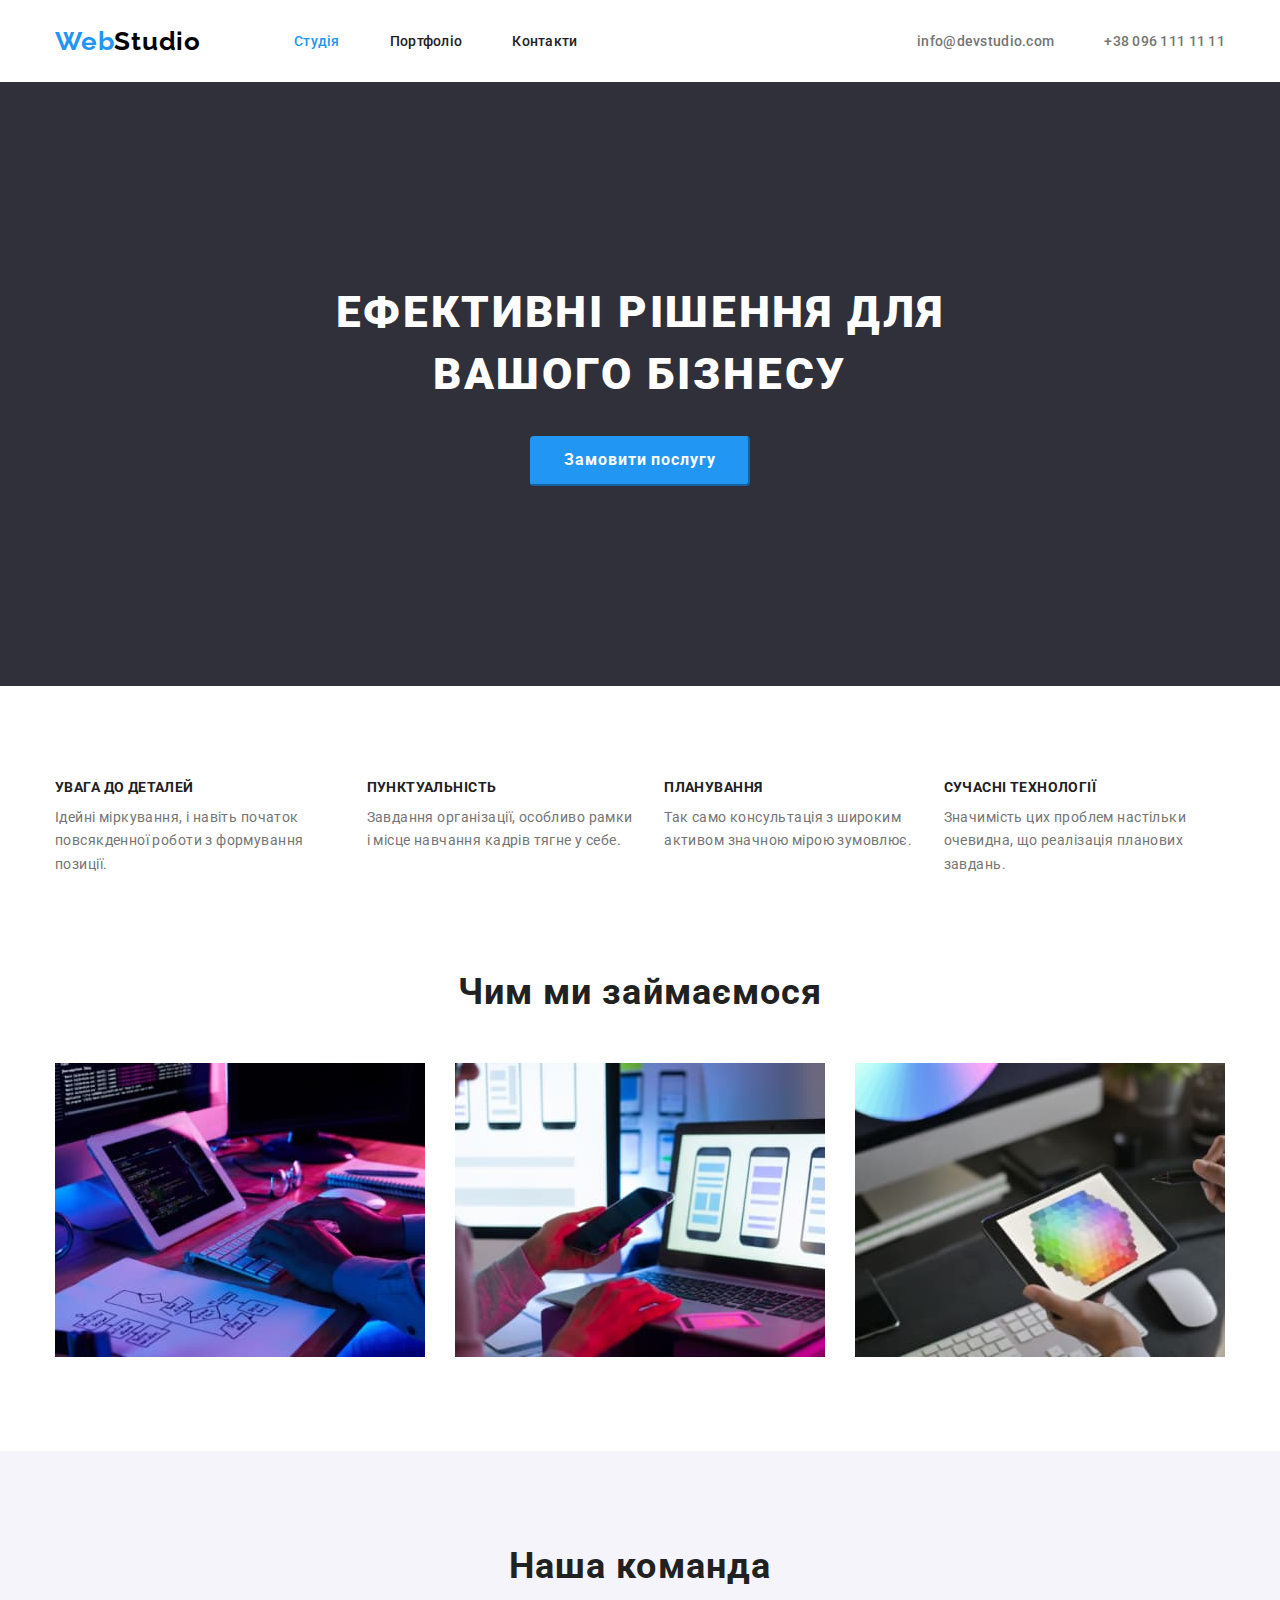
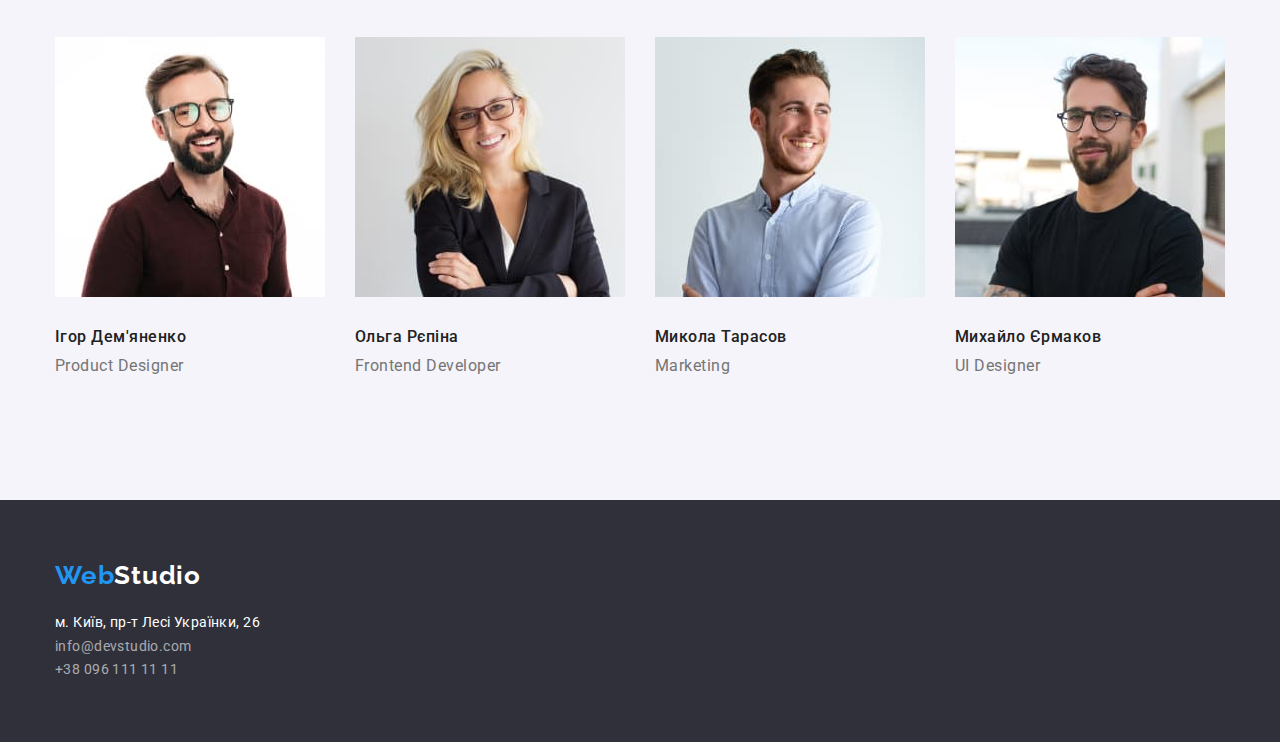
<file: index.html>
<!DOCTYPE html>
<html lang="uk">
<head>
    <meta charset="UTF-8">
    <meta name="viewport" content="width=device-width, initial-scale=1.0">
    <link rel="preconnect" href="https://fonts.googleapis.com">
    <link rel="preconnect" href="https://fonts.gstatic.com" crossorigin>
    <link rel="preconnect" href="https://fonts.googleapis.com">
    <link rel="preconnect" href="https://fonts.gstatic.com" crossorigin>
    <link href="https://fonts.googleapis.com/css2?family=Fasthand&family=Raleway:wght@700&family=Roboto:wght@400;500;700;900&display=swap" rel="stylesheet">
    <link rel="stylesheet" href="https://cdnjs.cloudflare.com/ajax/libs/modern-normalize/1.1.0/modern-normalize.min.css">
    <link rel="stylesheet" href="./css/styles.css">
    <title>WebStudio</title>
</head>
<body>
    <!--Profile header-->

    <header>
        <div class="container header-flex">
            <nav class="nav">
                <a href="./index.html" class="logo-link" lang="en">Web<span class="logo-word" lang="en">Studio</span></a>
                <ul class="nav-list list">
                    <li class="nav-item"><a href="./index.html" class="nav-list-link current">Студія</a></li>
                    <li class="nav-item"><a href="./portfolio.html" class="nav-list-link">Портфоліо</a></li>
                    <li class="nav-item"><a href="#" class="nav-list-link ">Контакти</a></li>
                </ul>
            </nav>
            <ul class="header-contacts list ">
                <li class="header-contacts-item"> <a href="mailto:info@devstudio.com" class="contact-link">info@devstudio.com</a></li>
                <li class="header-contacts-item"> <a href="tel:+380961111111" class="contact-link">+38 096 111 11 11</a> </li>
            </ul>
        </div>
    </header>

    <!--Main-->
     
    <main>

        <!--Hero-->

        <section class="hero section">
            <h1 class="page-title">Ефективні рішення для вашого бізнесу</h1>
            <button class="hero-button">Замовити послугу</button>
        </section>
    
        <!--Tasks-->
    
        <section class="section">
            <h2 class="visually-hidden">Особливості</h2> 
            <div class="container">
                <ul class="task-container list">
                    <li class="task-item">
                        <h3 class="tasks-subtitle">УВАГА ДО ДЕТАЛЕЙ</h3>
                        <p class="tasks-text">Ідейні міркування, і навіть початок повсякденної роботи з формування позиції.</p>
                    </li>
                    
                    <li class="task-item">
                        <h3 class="tasks-subtitle">ПУНКТУАЛЬНІСТЬ</h3>
                        <p class="tasks-text">Завдання організації, особливо рамки і місце навчання кадрів тягне у себе.</p>
                    </li>
                    <li class="task-item">
                        <h3 class="tasks-subtitle"> ПЛАНУВАННЯ</h3>
                        <p class="tasks-text">Так само консультація з широким активом значною мірою зумовлює.</p>
                    </li>
                    <li class="task-item">
                        <h3 class="tasks-subtitle">СУЧАСНІ ТЕХНОЛОГІЇ</h3>
                        <p class="tasks-text">Значимість цих проблем настільки очевидна, що реалізація планових завдань.</p>
                    </li>
                </ul>
            </div>
        </section>
    
        <!--Work example-->
    
        <section class="section work-example">
            <div class="container">
                <h2 class="studio-title">Чим ми займаємося</h2>
                <ul class="work-img list">
                    <li class="work-item"><img src="./images/img1.jpg" alt="человек_печатает" width="370" height="294"></li>
                    <li class="work-item"><img src="./images/img2.jpg" alt="человек_с_телефоном" width="370" height="294"></li>
                    <li class="work-item"><img src="./images/img3.jpg" alt="человек_выбирает_цвет" width="370" height="294"></li>
                </ul>
            </div>
        </section>
    
        <!--Team-->
         
        <section class="team section">
            <div class="container">
                <h2 class="studio-title">Наша команда</h2>
                <ul class="team-photo list">
                    <li class="team-item">
                        <img src="./images/photo1.jpg" alt="фото_дизайнера" width="270" height="260">
                        <h3 class="team-photo-name">Ігор Дем'яненко</h3>
                        <p class="team-photo-title" lang="en">Product Designer</p>
                    </li>
                    <li class="team-item">
                        <img src="./images/photo2.jpg" alt="фото_фронтенд-разработчик" width="270" height="260">
                        <h3 class="team-photo-name">Ольга Рєпіна</h3>
                        <p class="team-photo-title" lang="en">Frontend Developer</p>
                    </li>
                    <li class="team-item">
                        <img src="./images/photo3.jpg" alt="фото_маркетолога" width="270" height="260">
                        <h3 class="team-photo-name">Микола Тарасов</h3>
                        <p class="team-photo-title" lang="en">Marketing</p>
                    </li>
                    <li class="team-item">
                        <img src="./images/photo4.jpg" alt="фото_дизайнера_пользовательского_интерфейса" width="270" height="260">
                        <h3 class="team-photo-name">Михайло Єрмаков</h3>
                        <p class="team-photo-title" lang="en">UI Designer</p>
                    </li>
                </ul>
            </div>
        </section>  
    </main>

    <!--Footer-->

    <footer class="footer">
        <div class="container">
            <a href="./index.html" class="logo-link" lang="en">Web<span class="footer-logo-word" lang="en">Studio</span></a>
            <address class="address">
                м. Київ, пр-т Лесі Українки, 26 <br>
                <a href="mailto:info@devstudio.com" class="contact-link">info@devstudio.com</a> <br>
                <a href="tel:+380961111111" class="contact-link">+38 096 111 11 11</a>
            </address>   
        </div>
    </footer>

</body>
</html>
</file>
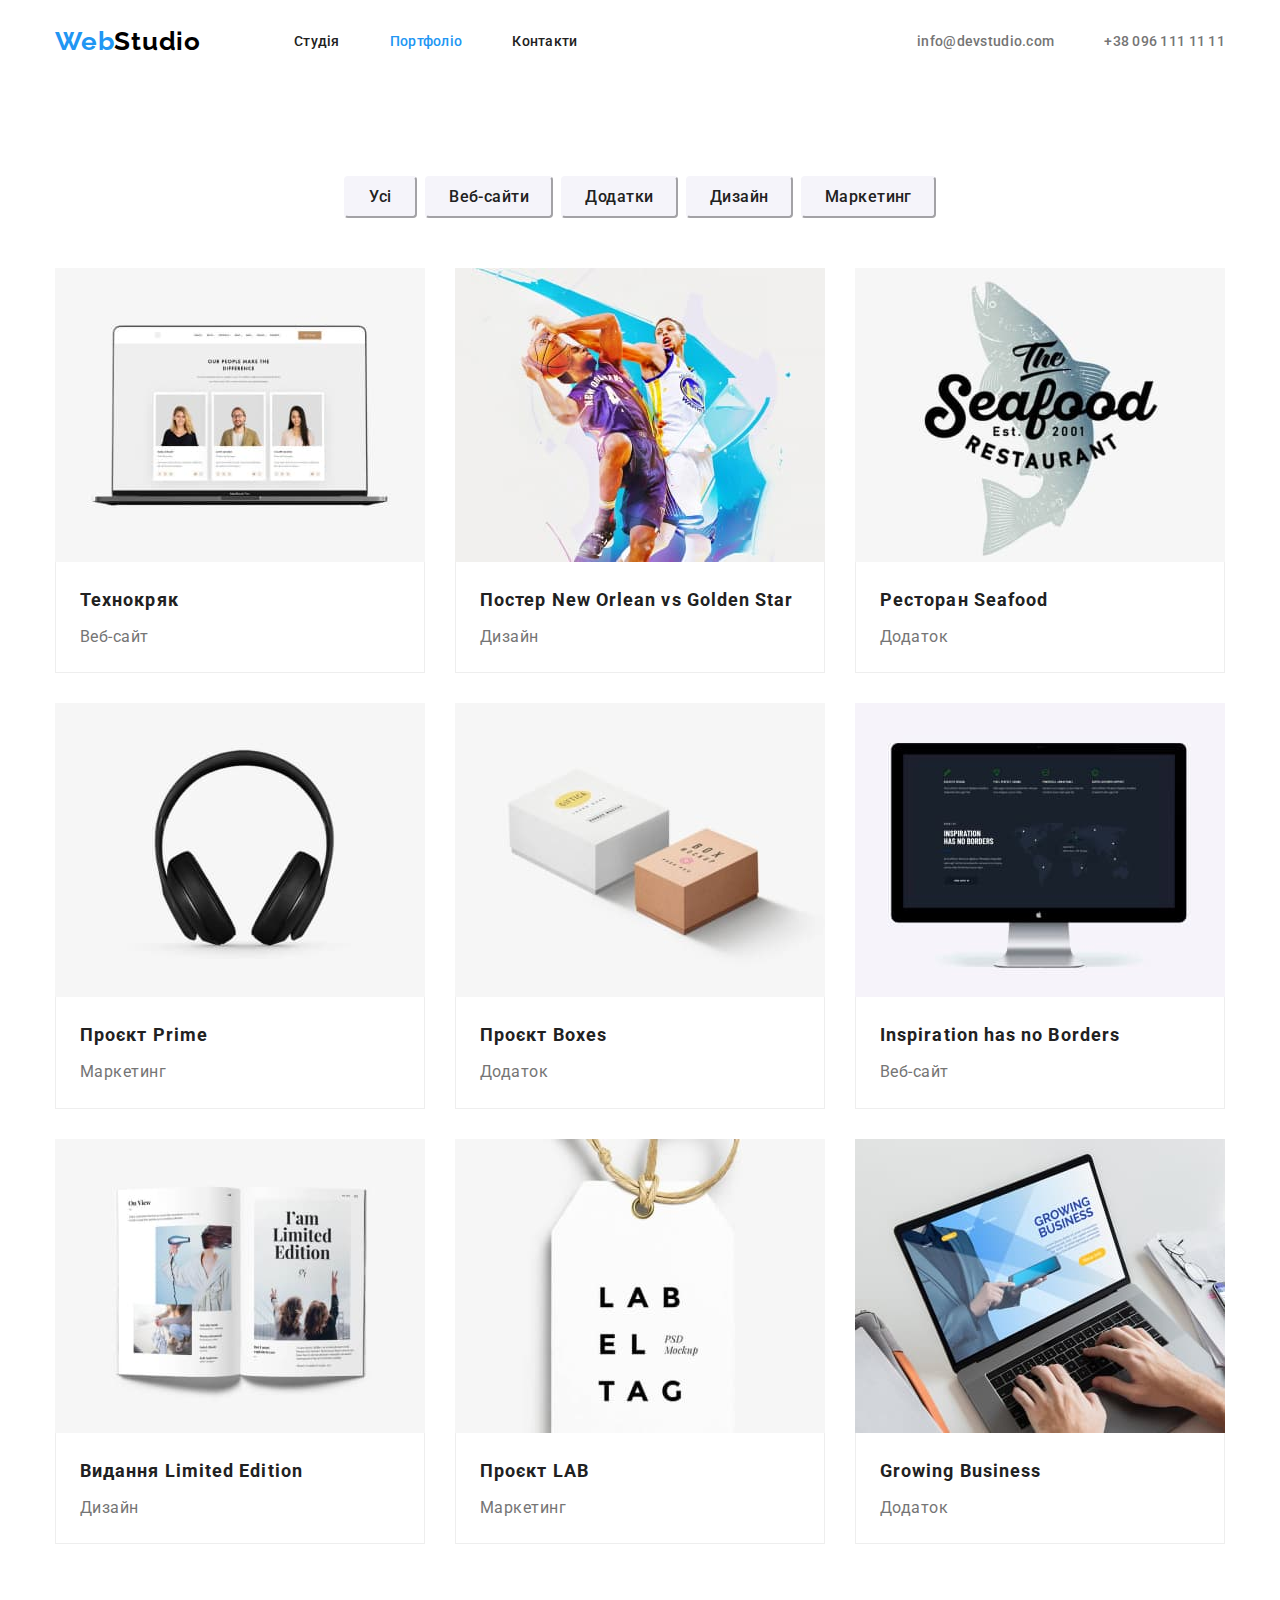
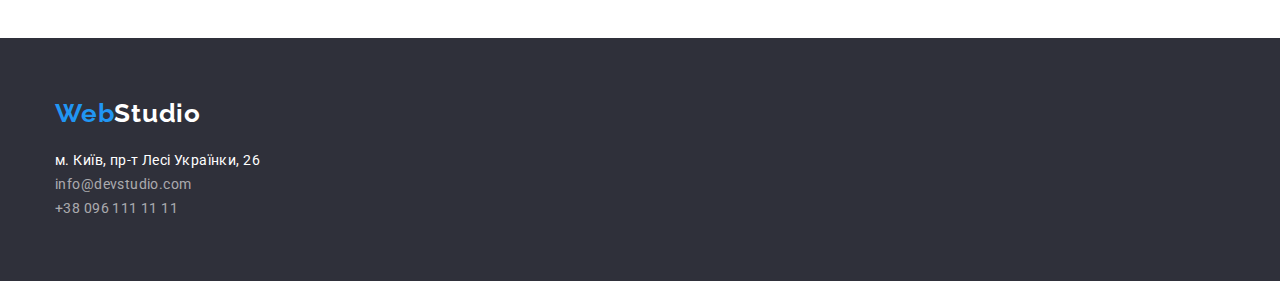
<file: portfolio.html>
<!DOCTYPE html>
<html lang="uk">
<head>
    <meta charset="UTF-8">
    <meta name="viewport" content="width=device-width, initial-scale=1.0">
    <link rel="preconnect" href="https://fonts.googleapis.com">
    <link rel="preconnect" href="https://fonts.gstatic.com" crossorigin>
    <link rel="preconnect" href="https://fonts.googleapis.com">
    <link rel="preconnect" href="https://fonts.gstatic.com" crossorigin>
    <link href="https://fonts.googleapis.com/css2?family=Fasthand&family=Raleway:wght@700&family=Roboto:wght@400;500;700;900&display=swap" rel="stylesheet">
    <link rel="stylesheet" href="https://cdnjs.cloudflare.com/ajax/libs/modern-normalize/1.1.0/modern-normalize.min.css">
    <link rel="stylesheet" href="./css/styles.css">

    <title>Portfolio</title>
</head>
<body>
    <!--Profile header-->

    <header>
        <div class="container header-flex">
            <nav class="nav">
                <a href="./index.html" class="logo-link" lang="en">Web<span class="logo-word" lang="en">Studio</span></a>
                <ul class="nav-list list">
                    <li class="nav-item"><a href="./index.html" class="nav-list-link">Студія</a></li>
                    <li class="nav-item"><a href="./portfolio.html" class="nav-list-link current">Портфоліо</a></li>
                    <li class="nav-item"><a href="#" class="nav-list-link ">Контакти</a></li>
                </ul>
            </nav>
            <ul class="header-contacts list ">
                <li class="header-contacts-item"> <a href="mailto:info@devstudio.com" class="contact-link">info@devstudio.com</a></li>
                <li class="header-contacts-item"> <a href="tel:+380961111111" class="contact-link">+38 096 111 11 11</a> </li>
            </ul>
        </div>
    </header>

    <!--Main-->

    <main>

        <h1 class="visually-hidden">Портфолио</h1>
        
        <section class="section">
            <div class="container">
                <ul class="filter-buttons list">
                    <li><button class="filter-button-list">Усі</button></li>
                    <li><button class="filter-button-list">Веб-сайти</button></li>
                    <li><button class="filter-button-list">Додатки</button></li>
                    <li><button class="filter-button-list">Дизайн</button></li>
                    <li><button class="filter-button-list">Маркетинг</button></li>
                </ul>
           
                <ul class="project list">
                    <li class="project-list"><a href="" class="project-list-link"><img src="./images/image1.jpg" alt="открытый-ноутбук" width="370" height="294">
                        <div class="project-border">
                            <h2 class="project-title">Технокряк</h2>
                            <p class="project-subtitle">Веб-сайт</p></a>
                        </div> 
                    </li>
                    <li class="project-list"><a href="" class="project-list-link"><img src="./images/image2.jpg" alt="баскетболисты-с-мячом" width="370" height="294">
                        <div class="project-border">
                            <h2 class="project-title">Постер <span lang="en">New Orlean vs Golden Star</span></h2>
                            <p class="project-subtitle">Дизайн</p></a>
                        </div> 
                    </li>
                    <li class="project-list"><a href="" class="project-list-link"><img src="./images/image3.jpg" alt="лого-ресторана-с-рыбой" width="370" height="294">
                        <div class="project-border">
                            <h2 class="project-title">Ресторан <span lang="en">Seafood</span></h2>
                            <p class="project-subtitle">Додаток</p></a>
                        </div> 
                    </li>
                    <li class="project-list"><a href="" class="project-list-link"><img src="./images/image4.jpg" alt="наушники" width="370" height="294">
                        <div class="project-border">
                            <h2 class="project-title">Проєкт <span lang="en">Prime</span></h2>
                            <p class="project-subtitle">Маркетинг</p></a>
                        </div> 
                    </li>
                    <li class="project-list"><a href="" class="project-list-link"><img src="./images/image5.jpg" alt="упаковочные-коробки" width="370" height="294">
                        <div class="project-border">
                            <h2 class="project-title">Проєкт <span lang="en">Boxes</span></h2>
                            <p class="project-subtitle">Додаток</p></a>
                        </div> 
                    </li>
                    <li class="project-list"><a href="" class="project-list-link"><img src="./images/image6.jpg" alt="аймак" width="370" height="294">
                        <div class="project-border">
                            <h2 class="project-title"><span lang="en">Inspiration has no Borders</span></h2>
                            <p class="project-subtitle">Веб-сайт</p></a>
                        </div> 
                    </li>
                    <li class="project-list"><a href="" class="project-list-link"><img src="./images/image7.jpg" alt="открытая-книга" width="370" height="294">
                        <div class="project-border">
                            <h2 class="project-title">Видання <span lang="en">Limited Edition</span></h2>
                            <p class="project-subtitle">Дизайн</p></a>
                        </div> 
                    </li>
                    <li class="project-list"><a href="" class="project-list-link"><img src="./images/image8.jpg" alt="лейба-с-надписью" width="370" height="294">
                        <div class="project-border">
                            <h2 class="project-title">Проєкт <span lang="en">LAB</span></h2>
                            <p class="project-subtitle">Маркетинг</p></a>
                        </div> 
                    </li>
                    <li class="project-list"><a href="" class="project-list-link"><img src="./images/image9.jpg" alt="рабочий-стол-с-ноутбуком" width="370" height="294">
                        <div class="project-border">
                            <h2 class="project-title"><span lang="en">Growing Business</span></h2>
                            <p class="project-subtitle">Додаток</p></a>
                        </div> 
                    </li>
                </ul>
            </div>
        </section>
        
    </main>

    <!--Footer-->

    <footer class="footer">
        <div class="container">
            <a href="./index.html" class="logo-link" lang="en">Web<span class="footer-logo-word" lang="en">Studio</span></a>
            <address class="address">
                м. Київ, пр-т Лесі Українки, 26 <br>
                <a href="mailto:info@devstudio.com" class="contact-link">info@devstudio.com</a> <br>
                <a href="tel:+380961111111" class="contact-link">+38 096 111 11 11</a>
            </address> 
        </div>
            
    </footer>

</body>
</html>
</file>
<file: css/styles.css>
:root {
    --primary-text-color: #212121;
    --sacondary-text-color: #757575;
    --accent-color: #2196F3;
    --primary-white-text: #ffffff;
}

html {
    box-sizing: border-box;
}

body {
    color: var(--primary-text-color);
    font-family: 'Roboto', sans-serif;
}

h1, h2, h3, h4, p {
    margin-top: 0;
    margin-bottom: 0;
}

.list {
    list-style-type: none;
    padding: 0;
    margin: 0;
}

.section {
    padding-top: 94px;
    padding-bottom: 94px;
}

.visually-hidden {
    position: absolute;
    width: 1px;
    height: 1px;
    margin: -1px;
    border: 0;
    padding: 0;
    
    white-space: nowrap;
    clip-path: inset(100%);
    clip: rect(0 0 0 0);
    overflow: hidden;
  }

  img {
        display: block;
        max-width: 100%;
        height: auto;
    }

/*Header*/

.header-flex, 
.nav {
    display: flex;
    align-items: center;
}
.container {
    width: 1200px;
    margin: 0 auto;
    padding-left: 15px;
    padding-right: 15px;
}

.logo-link {
    color: var(--accent-color);
    font-family: 'Raleway';
    font-weight: 700;
    font-size: 26px;
    line-height: 1.2;
    letter-spacing: 0.03em;

    cursor: pointer;

    text-decoration: none;
}

.logo-word {
    color: #000000;
}

.nav-list {
    display: flex;
    margin-left: 93px;
}


.nav-list-link {
    font-weight: 500;
    font-size: 14px;
    line-height: 1.14;
    letter-spacing: 0.02em;
    color: var(--primary-text-color);

    text-decoration: none;
}

.nav-item {
    margin-right: 50px;
    padding-top: 32px;
    padding-bottom: 32px;
}

.nav-item:last-child {
    margin-right: 0;
}

.nav-list-link:hover,
.nav-list-link:focus {
    color: var(--accent-color);
}

.nav-list-link.current {
    color: var(--accent-color);
}

.header-contacts {
    display: flex;
    margin-left: auto;
}

.header-contacts 
.contact-link {
    font-weight: 500;
    font-size: 14px;
    line-height: 1.14;
    letter-spacing: 0.02em;
    color: var(--sacondary-text-color);

    text-decoration: none;
}

.contact-link:hover,
.contact-link:focus {
    color: var(--accent-color);
}

.header-contacts-item + .header-contacts-item {
    margin-left: 50px;
}


/*Hero*/
.hero {
    background-color: #2F303A;
    text-align: center;
    padding-top: 200px;
    padding-bottom: 200px;
}

.page-title {
   
    font-weight: 900;
    font-size: 44px;
    line-height: 1.4;
    letter-spacing: 0.06em;
    text-transform: uppercase;

    margin-bottom: 30px;

    color: var(--primary-white-text);

    width: 696px;
    margin-left: auto;
    margin-right: auto;

}

.hero-button {
    font-family: inherit;
    font-weight: 700;
    font-size: 16px;
    line-height: 1,9px;    
    text-align: center;
    letter-spacing: 0.06em;
    
    background-color: var(--accent-color);
    color: var(--primary-white-text);
    border-color: var(--accent-color);

    min-width: 216px;
    height: 50px;
    border-radius: 4px;
    padding: 10px 32px;


    cursor: pointer;
}

.hero-button:active {
    background-color: #188CE8;
}
 /* Tasks */
 .task-item + .task-item {
    margin-left: 30px;
 }
 .task-container {
    display: flex;
 }

 .tasks-subtitle {
    font-weight: 700;
    font-size: 14px;
    line-height: 1.14;
    text-transform: uppercase;
    letter-spacing: 0.03em;

    margin-bottom: 10px;
}

.tasks-text {
    font-size: 14px;
    line-height: 1.7;
    letter-spacing: 0.03em;

    color: var(--sacondary-text-color);

}

 /*Work*/
.work-example{
    padding-top: 0;
}

.studio-title {
    font-weight: 700;
    font-size: 36px;
    line-height: 1.17;
    text-align: center;
    letter-spacing: 0.03em;

    margin-bottom: 50px;
}

.work-img {
    display: flex;
}

.work-item + .work-item {
    margin-left: 30px;
}

/*Team*/
.team {
    background-color: #F5F4FA;
}

.team-photo {
    display: flex;
}

.team-item + .team-item {
    margin-left: 30px;
}

.team-photo-name {
    font-weight: 500;
    font-size: 16px;
    line-height: 1.2;
    letter-spacing: 0.03em;

    margin-top: 30px;
    margin-bottom: 10px;
}

.team-photo-title {
    font-size: 16px;
    line-height: 1.2;
    letter-spacing: 0.03em;

    color: var(--sacondary-text-color);

    padding-bottom: 30px;
}

/* Main Portfolio */
/* Filer */

:root {
    /* --primary-text-color: #212121;
    --sacondary-text-color: #757575;
    --accent-color: #2196F3; */
    --socials-block-color: #F5F4FA; 
}

.section-portfolio {
    margin-top: 94px;
    margin-bottom: 94px;

}

.filter-buttons {
    margin-bottom: 50px;

    display: flex;
    justify-content: center;

    gap: 8px;
}

.filter-button-list {
    font-family: inherit;
    font-weight: 500;
    font-size: 16px;
    line-height: 1.6;
    letter-spacing: 0.03em;
    text-align: center;

    background-color: var(--socials-block-color);  
    color: var(--primary-text-color); 
    border-color: var(--socials-block-color); 

    border-radius: 4px;
    padding: 6px 22px;

    min-width: 73px;

    cursor: pointer;
}

.filter-button-list:hover,
.filter-button-list:focus {
    background-color:var(--accent-color);
    color: var(--primary-white-text);
    border-color: var(--accent-color);
}

/* Project */
.project {
    display: flex;
    flex-wrap: wrap;

    gap: 30px;
}

.project-list {
    width: calc((100% - 60px) /3);
}


.project-title {
    font-weight: 700;
    font-size: 18px;
    line-height: 2.0;
    letter-spacing: 0.06em;
    color: var(--primary-text-color);

    margin-bottom: 4px;
}

.project-subtitle {
    font-size: 16px;
    line-height: 1.9;
    letter-spacing: 0.03em;
    
    color: var(--sacondary-text-color);
}

.project-list-link {
    text-decoration: none;
}

.project-border {
    border: 1px solid #EEEEEE;
    border-top:  none;

    padding: 20px 24px;
}


/*Footer*/

.footer {
    background-color: #2F303A;
    padding-top: 60px;
    padding-bottom: 60px;
}

.footer-logo-word {
    color: var(--primary-white-text);
}

.address {
    font-style: normal;
    font-size: 14px;
    line-height: 1.7;
    letter-spacing: 0.03em;

    color: var(--primary-white-text);

    margin-top: 20px;
}

.address 
.contact-link {
    font-size: 14px;
    line-height: 1.7;
    letter-spacing: 0.03em;
    
    color: rgba(255, 255, 255, 0.6);
    text-decoration: none;
}
</file>
